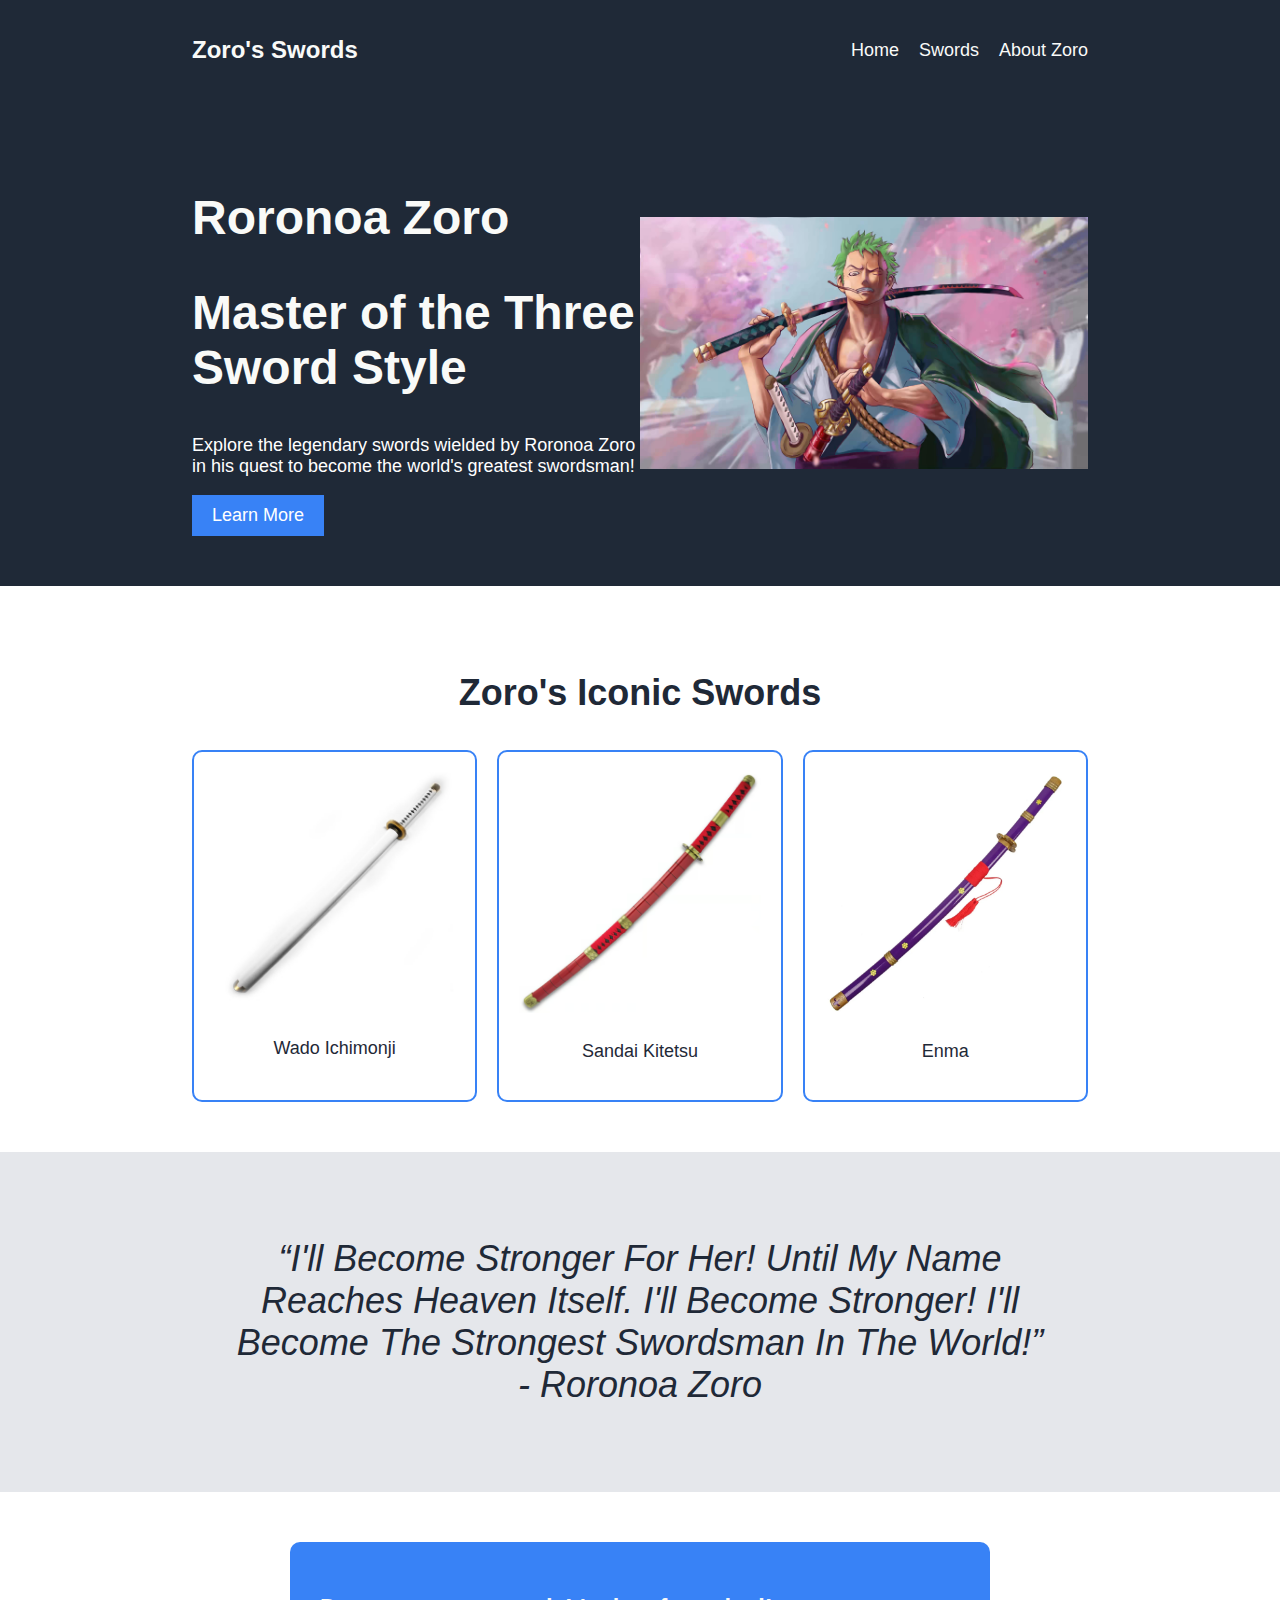
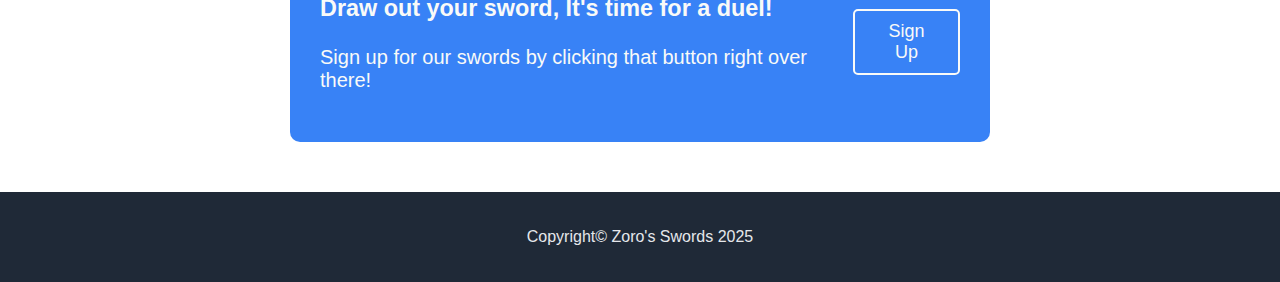
<file: Landing Page/index.html>
<!DOCTYPE html>
<html lang="en">
  <head>
    <meta charset="UTF-8" />
    <meta name="viewport" content="width=device-width, initial-scale=1.0" />
    <title>Zoro's Swords</title>
    <link rel="stylesheet" href="styles.css" />
  </head>
  <body>
    <header>
      <h1 class="logo">Zoro's Swords</h1>
      <nav>
        <ul>
          <li><a href="#">Home</a></li>
          <li><a href="#">Swords</a></li>
          <li><a href="#">About Zoro</a></li>
        </ul>
      </nav>
    </header>
    <div class="hero">
      <div class="hero-content">
        <h2>Roronoa Zoro</h2>
        <h2>Master of the Three Sword Style</h2>
        <p>
          Explore the legendary swords wielded by Roronoa Zoro in his quest to
          become the world's greatest swordsman!
        </p>
        <button>Learn More</button>
      </div>
      <img src="images/zoro.jpg" alt="Zoro" />
    </div>
    <div class="info">
      <h3>Zoro's Iconic Swords</h3>
      <div class="cards">
        <div class="card">
          <img src="images/wadoichimonji.avif" alt="Wado Ichimonji" />
          <p>Wado Ichimonji</p>
        </div>
        <div class="card">
          <img src="images/sendaikitetsu.avif" alt="Sandai Kitetsu" />
          <p>Sandai Kitetsu</p>
        </div>
        <div class="card">
          <img src="images/enma.webp" alt="Enma" />
          <p>Enma</p>
        </div>
      </div>
    </div>
    <div class="quote">
      <blockquote>
        “I'll Become Stronger For Her! Until My Name Reaches Heaven Itself. I'll
        Become Stronger! I'll Become The Strongest Swordsman In The World!” -
        Roronoa Zoro
      </blockquote>
    </div>
    <div class="signup">
      <div class="signup-text">
        <h3>Draw out your sword, It's time for a duel!</h3>
        <p>Sign up for our swords by clicking that button right over there!</p>
      </div>
      <button>Sign Up</button>
    </div>
    <footer>
      <p>Copyright&copy; Zoro's Swords 2025</p>
    </footer>
  </body>
</html>
</file>
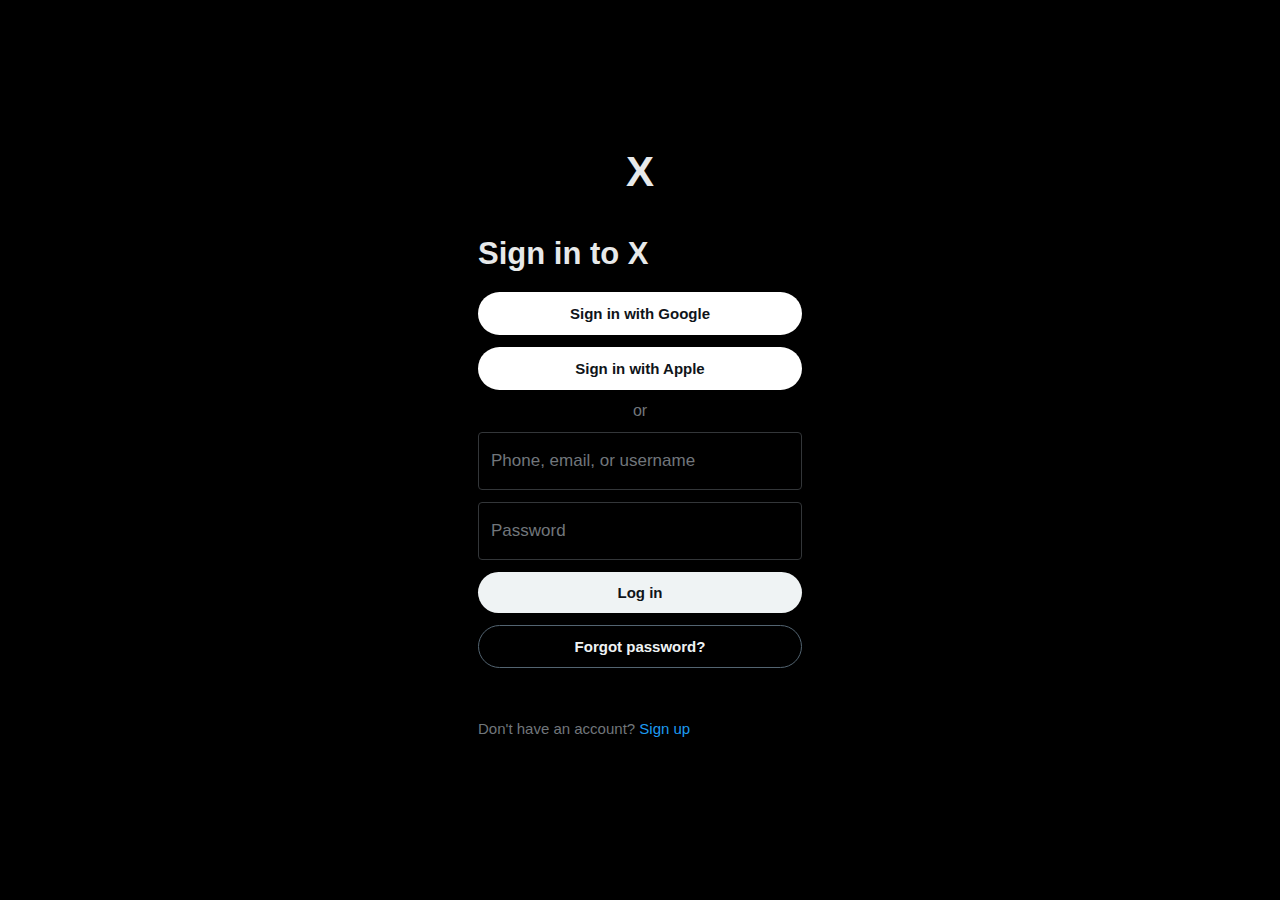
<file: Login/index.html>
<!DOCTYPE html>
<html lang="en">
  <head>
    <meta charset="UTF-8" />
    <meta name="viewport" content="width=device-width, initial-scale=1.0" />
    <title>Sign in to X</title>
    <link rel="stylesheet" href="styles.css" />
  </head>
  <body>
    <div class="login-container">
      <div class="logo">X</div>

      <h1>Sign in to X</h1>

      <button class="social-button google">Sign in with Google</button>

      <button class="social-button apple">Sign in with Apple</button>

      <div class="divider">or</div>

      <form class="login-form">
        <input
          type="text"
          placeholder="Phone, email, or username"
          class="input-field"
        />
        <input type="password" placeholder="Password" class="input-field" />
        <button type="submit" class="primary-button">Log in</button>
        <button type="button" class="secondary-button">Forgot password?</button>
      </form>

      <p class="signup-link">Don't have an account? <a href="#">Sign up</a></p>
    </div>
  </body>
</html>
</file>
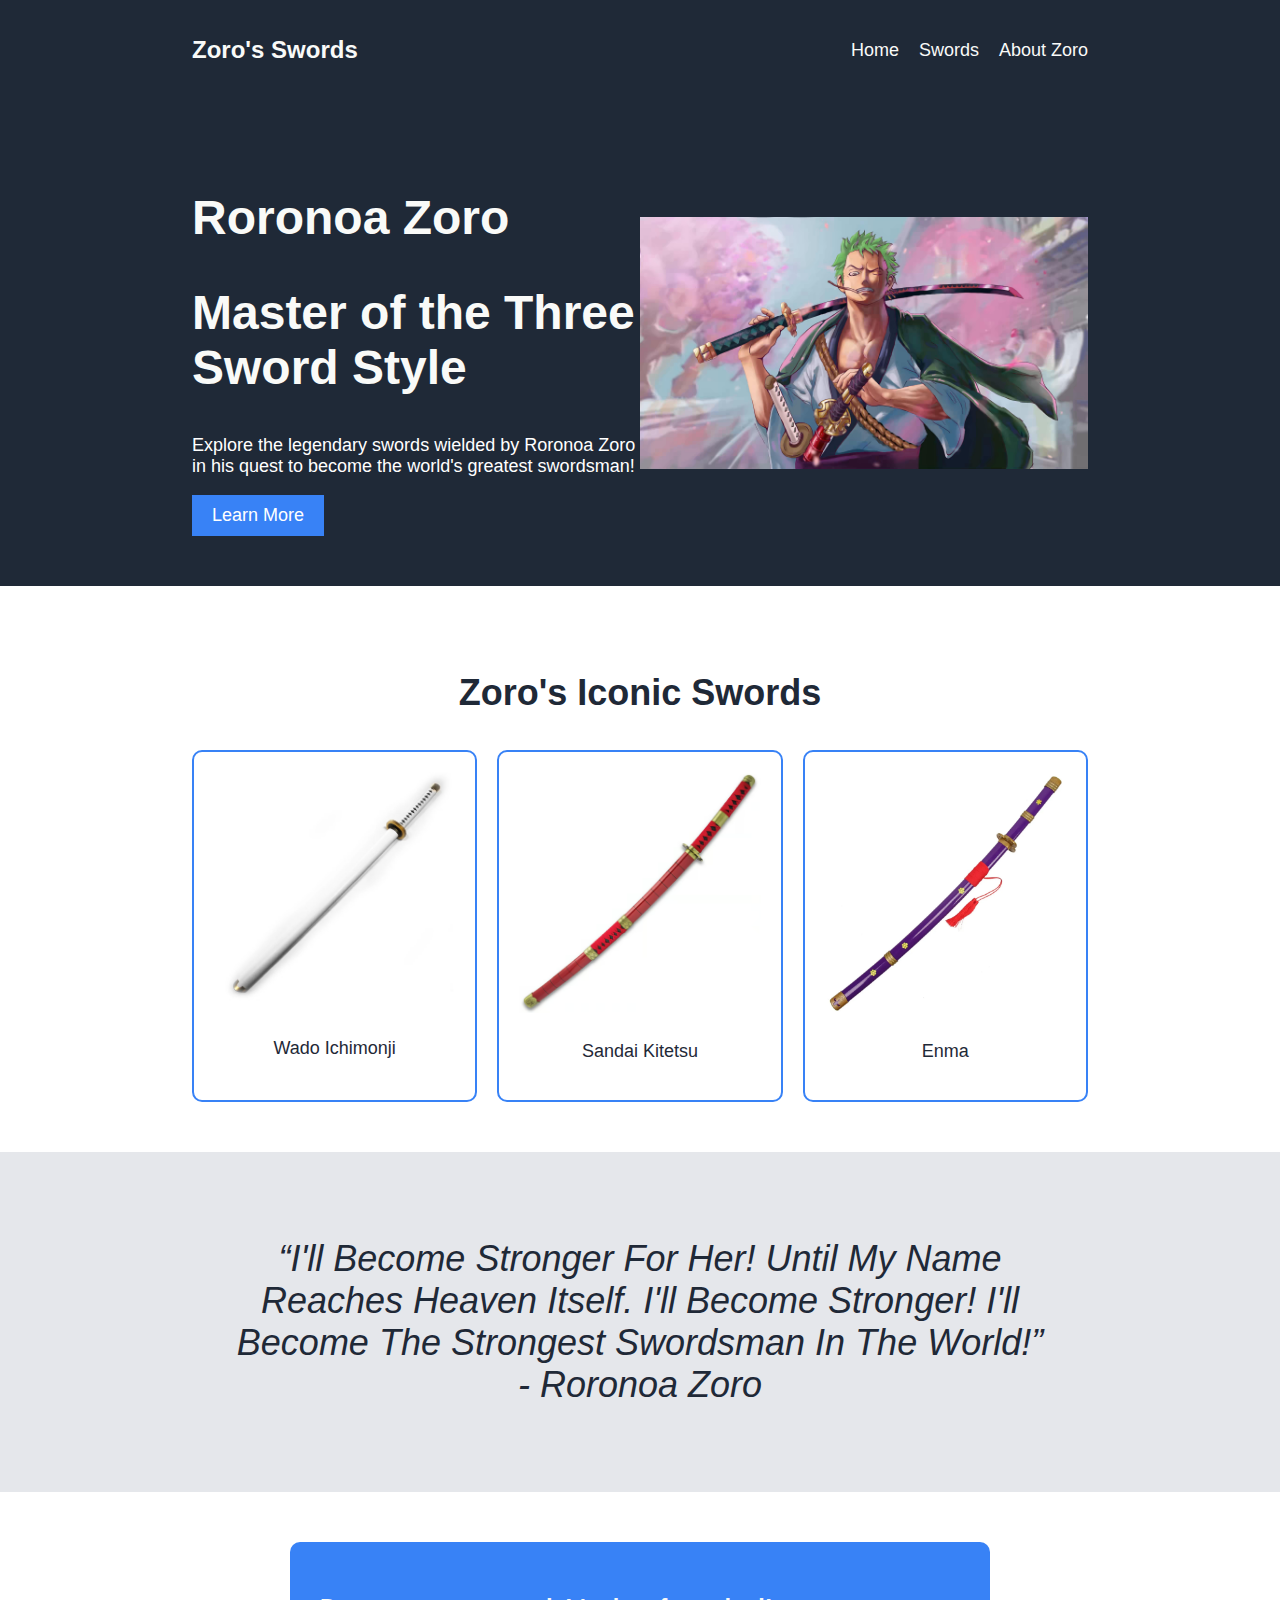
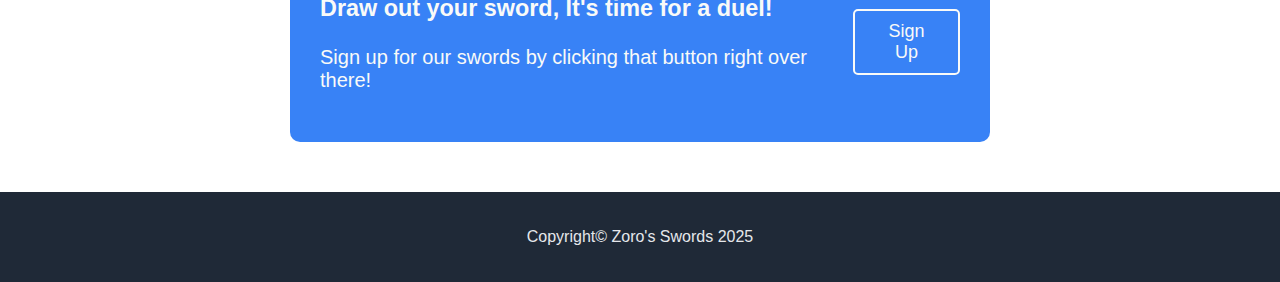
<file: Nav/index.html>
<!DOCTYPE html>
<html lang="en">
<head>
    <meta charset="UTF-8">
    <meta name="viewport" content="width=device-width, initial-scale=1.0">
    <title>Zoro's Swords</title>
    <link rel="stylesheet" href="styles.css">
</head>
<body>
    <header>
        <h1 class="logo">Zoro's Swords</h1>
        <nav>
            <ul>
                <li><a href="#">Home</a></li>
                <li><a href="#">Swords</a></li>
                <li><a href="#">About Zoro</a></li>
            </ul>
        </nav>
    </header>
    <div class="hero">
        <div class="hero-content">
            <h2>Roronoa Zoro</h2>
            <h2>Master of the Three Sword Style</h2>
            <p>Explore the legendary swords wielded by Roronoa Zoro in his quest to become the world's greatest swordsman!</p>
            <button>Learn More</button>
        </div>
        <img src="images/zoro.jpg" alt="Zoro">
    </div>
    <div class="info">
        <h3>Zoro's Iconic Swords</h3>
        <div class="cards">
            <div class="card">
                <img src="images/wadoichimonji.avif" alt="Wado Ichimonji">
                <p>Wado Ichimonji</p>
            </div>
            <div class="card">
                <img src="images/sendaikitetsu.avif" alt="Sandai Kitetsu">
                <p>Sandai Kitetsu</p>
            </div>
            <div class="card">
                <img src="images/enma.webp" alt="Enma">
                <p>Enma</p>
            </div>
        </div>
    </div>
    <div class="quote">
        <blockquote>“I'll Become Stronger For Her! Until My Name Reaches Heaven Itself. I'll Become Stronger! I'll Become The Strongest Swordsman In The World!” - Roronoa Zoro</blockquote>
    </div>
    <div class="signup">
        <div class="signup-text">
            <h3>Draw out your sword, It's time for a duel!</h3>
            <p>Sign up for our swords by clicking that button right over there!</p>
        </div>
        <button>Sign Up</button>
    </div>
    <footer>
        <p>Copyright&copy; Zoro's Swords 2025 </p>
    </footer>
</body>
</html>
</file>
<file: Landing Page/styles.css>
body {
  font-family: "Roboto", sans-serif;
  margin: 0;
  padding: 0;
  box-sizing: border-box;
}
header {
  display: flex;
  justify-content: space-between;
  align-items: center;
  padding: 20px 15%;
  background-color: #1f2937;
}
.logo {
  font-size: 24px;
  color: #f9faf8;
}
nav ul {
  list-style: none;
  display: flex;
  gap: 20px;
}
nav a {
  text-decoration: none;
  color: #f9faf8;
  font-size: 18px;
}
.hero {
  display: flex;
  align-items: center;
  justify-content: space-between;
  padding: 50px 15%;
  background-color: #1f2937;
}
.hero-content {
  flex: 1;
  text-align: left;
  color: white;
}
.hero h2 {
  font-size: 48px;
  color: #f9faf8;
  font-weight: 900;
}
.hero p {
  font-size: 18px;
}
.hero button {
  background-color: #3882f6;
  color: white;
  padding: 10px 20px;
  border: none;
  font-size: 18px;
  cursor: pointer;
}
.hero img {
  max-width: 50%;
  height: auto;
}
.info {
  text-align: center;
  padding: 50px 15%;
  background-color: white;
  color: #1f2937;
}
.info h3 {
  font-size: 36px;
  font-weight: 900;
}
.cards {
  display: flex;
  justify-content: center;
  gap: 20px;
}
.card {
  display: flex;
  flex-direction: column;
  align-items: center;
  padding: 20px;
  border: 2px solid #3882f6;
  border-radius: 10px;
  font-size: 18px;
  width: 100%;
  text-align: center;
}
.card img {
  width: 100%;
  height: auto;
  margin-bottom: 10px;
}
.quote {
  padding: 50px 15%;
  background-color: #e5e7eb;
  text-align: center;
}
.quote blockquote {
  font-size: 36px;
  font-style: italic;
  color: #1f2937;
}
.signup {
  display: flex;
  justify-content: space-between;
  align-items: center;
  background-color: #3882f6;
  padding: 30px;
  margin: 50px auto;
  width: 50%;
  border-radius: 10px;
}
.signup-text {
  font-size: 20px;
  color: #f9faf8;
}
.signup button {
  background-color: #3882f6;
  color: #f9faf8;
  padding: 10px 20px;
  border: 2px solid #f9faf8;
  font-size: 18px;
  cursor: pointer;
  border-radius: 5px;
}
footer {
  text-align: center;
  padding: 20px;
  background-color: #1f2937;
  color: #e5e7eb;
}
</file>
<file: Login/styles.css>
body {
  background-color: #000;
  color: #e7e9ea;
  font-family: -apple-system, BlinkMacSystemFont, "Segoe UI", Roboto, Helvetica,
    Arial, sans-serif;
  display: flex;
  justify-content: center;
  align-items: center;
  height: 100vh;
  margin: 0;
}

.login-container {
  display: flex;
  flex-direction: column;
  align-items: flex-start;
  width: 100%;
  max-width: 364px;
  padding: 20px;
  box-sizing: border-box;
}

.logo {
  font-size: 42px;
  font-weight: bold;
  align-self: center;
  margin-bottom: 20px;
}

h1 {
  font-size: 31px;
  font-weight: bold;
  margin-bottom: 20px;
}

button {
  width: 100%;
  padding: 12px;
  border-radius: 9999px;
  font-size: 15px;
  font-weight: bold;
  cursor: pointer;
  margin-bottom: 12px;
  border: 1px solid transparent;
}

.social-button {
  background-color: #fff;
  color: #0f1419;
}

.divider {
  color: #71767b;
  text-align: center;
  width: 100%;
  margin-bottom: 12px;
}

.login-form {
  width: 100%;
}

.input-field {
  width: 100%;
  background-color: #000;
  border: 1px solid #333639;
  border-radius: 4px;
  padding: 18px 12px;
  color: #e7e9ea;
  font-size: 17px;
  margin-bottom: 12px;
  box-sizing: border-box;
}

.input-field::placeholder {
  color: #71767b;
}

.input-field:focus {
  outline: none;
  border-color: #1d9bf0;
}

.primary-button {
  background-color: #eff3f4;
  color: #0f1419;
  border: none;
}

.primary-button:hover {
  background-color: #d7dbdc;
}

.secondary-button {
  background-color: transparent;
  color: #eff3f4;
  border: 1px solid #536471;
}

.secondary-button:hover {
  background-color: rgba(239, 243, 244, 0.1);
}

.signup-link {
  margin-top: 40px;
  font-size: 15px;
  color: #71767b;
}

.signup-link a {
  color: #1d9bf0;
  text-decoration: none;
}

.signup-link a:hover {
  text-decoration: underline;
}
</file>
<file: Nav/styles.css>
body {
    font-family: 'Roboto', sans-serif;
    margin: 0;
    padding: 0;
    box-sizing: border-box;
}
header {
    display: flex;
    justify-content: space-between;
    align-items: center;
    padding: 20px 15%;
    background-color: #1F2937;
}
.logo {
    font-size: 24px;
    color: #F9FAF8;
}
nav ul {
    list-style: none;
    display: flex;
    gap: 20px;
}
nav a {
    text-decoration: none;
    color: #F9FAF8;
    font-size: 18px;
    
}
.hero {
    display: flex;
    align-items: center;
    justify-content: space-between;
    padding: 50px 15%;
    background-color: #1F2937;
}
.hero-content {
    flex: 1;
    text-align: left;
    color: white;
}
.hero h2 {
    font-size: 48px;
    color: #F9FAF8;
    font-weight: 900;
}
.hero p {
    font-size: 18px;
}
.hero button {
    background-color: #3882F6;
    color: white;
    padding: 10px 20px;
    border: none;
    font-size: 18px;
    cursor: pointer;
}
.hero img {
    max-width: 50%;
    height: auto;
}
.info {
    text-align: center;
    padding: 50px 15%;
    background-color: white;
    color: #1F2937;
}
.info h3 {
    font-size: 36px;
    font-weight: 900;
}
.cards {
    display: flex;
    justify-content: center;
    gap: 20px;
}
.card {
    display: flex;
    flex-direction: column;
    align-items: center;
    padding: 20px;
    border: 2px solid #3882F6;
    border-radius: 10px;
    font-size: 18px;
    width: 100%;

    text-align: center;
}
.card img {
    width: 100%;
    height: auto;
    margin-bottom: 10px;
}
.quote {
    padding: 50px 15%;
    background-color: #E5E7EB;
    text-align: center;
}
.quote blockquote {
    font-size: 36px;
    font-style: italic;
    color: #1F2937;
}
.signup {
    display: flex;
    justify-content: space-between;
    align-items: center;
    background-color: #3882F6;
    padding: 30px;
    margin: 50px auto;
    width: 50%;
    border-radius: 10px;
}
.signup-text {
    font-size: 20px;
    color: #F9FAF8;
}
.signup button {
    background-color: #3882F6;
    color: #F9FAF8;
    padding: 10px 20px;
    border: 2px solid #F9FAF8;
    font-size: 18px;
    cursor: pointer;
    border-radius: 5px;
}
footer {
    text-align: center;
    padding: 20px;
    background-color: #1F2937;
    color: #E5E7EB;
}
</file>
